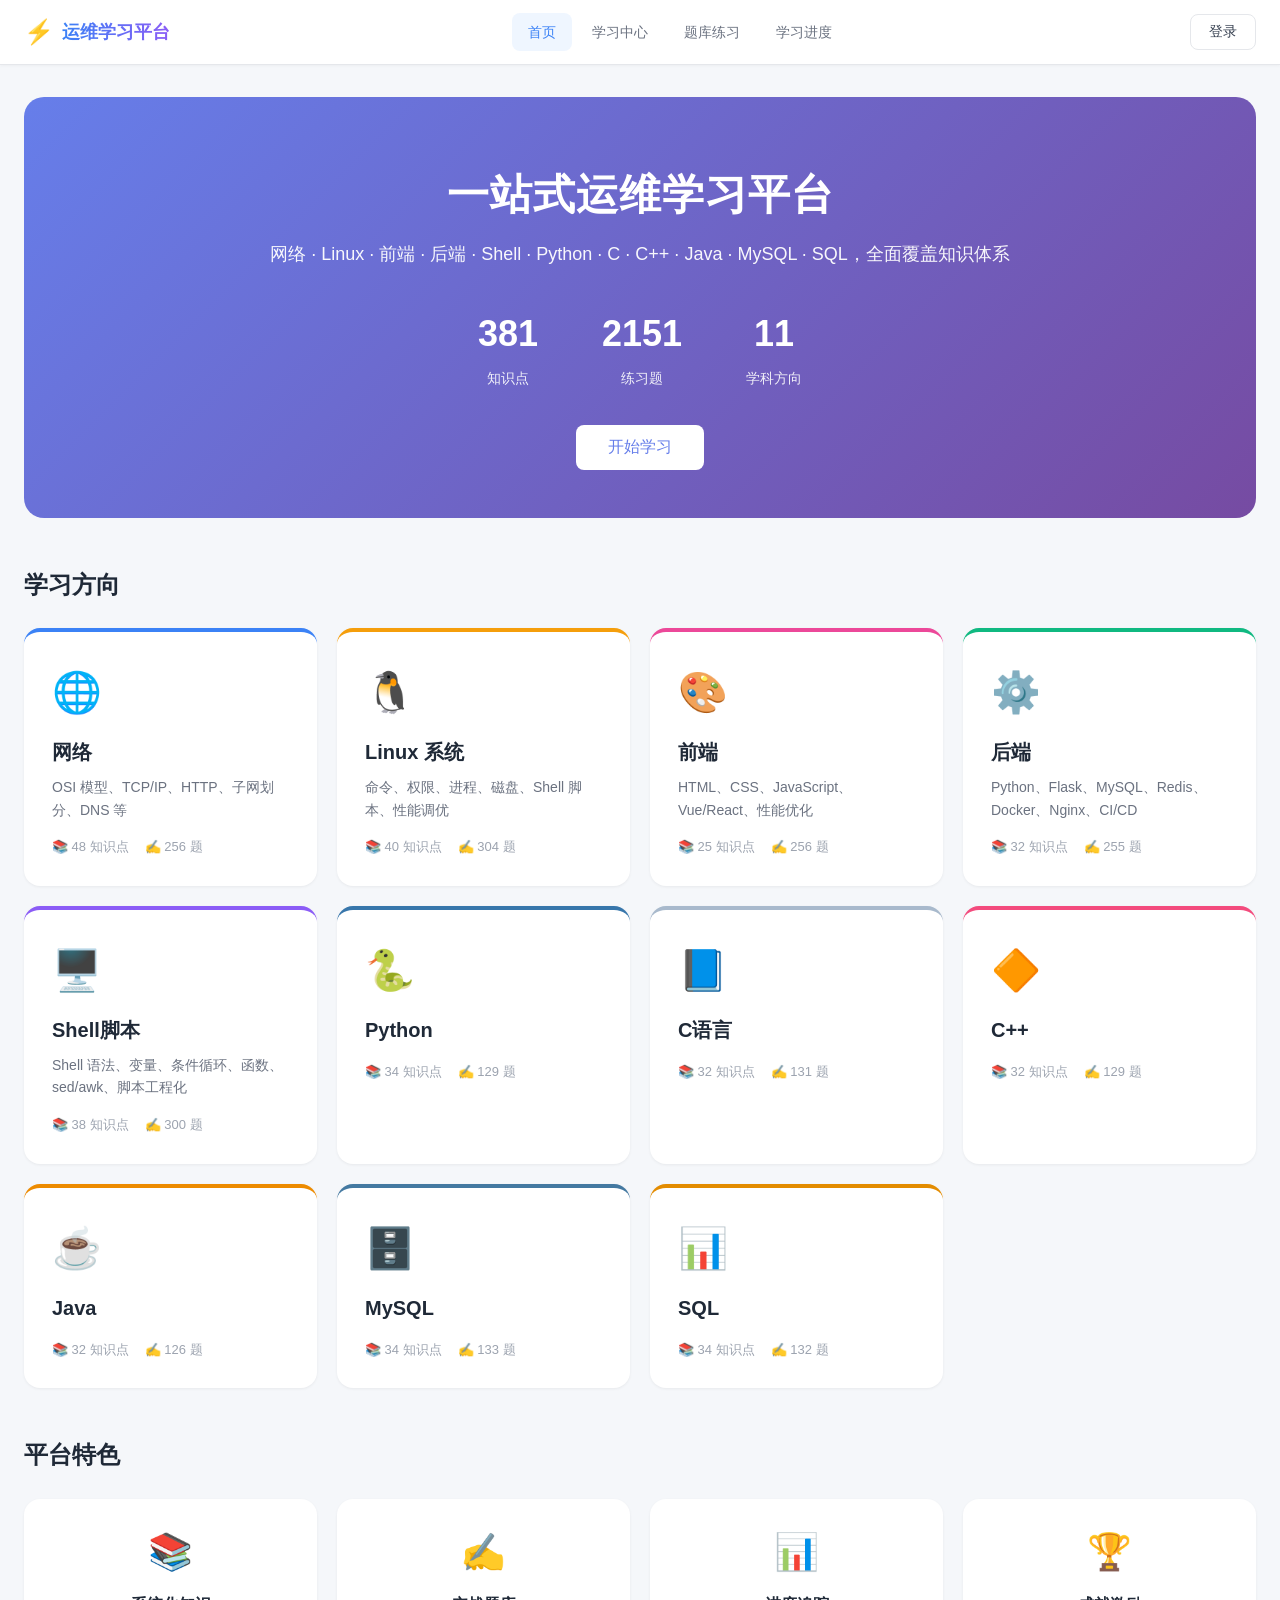
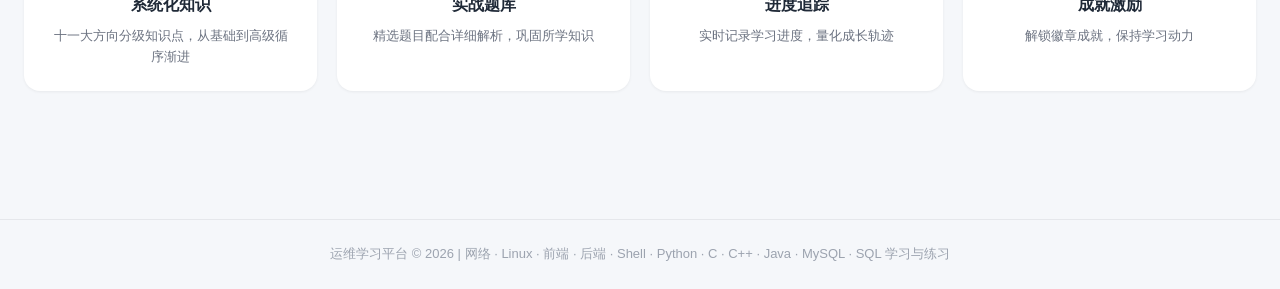
<file: index.html>
<!DOCTYPE html>
<html lang="zh-CN">
<head>
    <meta charset="UTF-8">
    <meta name="viewport" content="width=device-width, initial-scale=1.0">
    <title>运维学习平台 | Ops Learning</title>
    <link rel="stylesheet" href="styles.css?v=20">
</head>
<body>
    <!-- 顶部导航 -->
    <header class="header">
        <div class="header-inner">
            <div class="logo">
                <span class="logo-icon">⚡</span>
                <span class="logo-text">运维学习平台</span>
            </div>
            <nav class="nav">
                <a href="#" class="nav-item active" data-page="home">首页</a>
                <a href="#" class="nav-item" data-page="learn">学习中心</a>
                <a href="#" class="nav-item" data-page="quiz">题库练习</a>
                <a href="#" class="nav-item" data-page="progress">学习进度</a>
            </nav>
            <div class="user-area">
                <button class="btn btn-ghost" id="loginBtn">登录</button>
                <div class="user-info hidden" id="userInfo">
                    <span class="avatar" id="userAvatar">U</span>
                    <span class="username" id="userName">访客</span>
                    <button class="btn btn-text" id="logoutBtn">退出</button>
                </div>
            </div>
        </div>
    </header>

    <!-- 主内容区 -->
    <main class="main">
        <!-- 首页 -->
        <section class="page active" id="page-home">
            <div class="hero">
                <h1 class="hero-title">一站式运维学习平台</h1>
                <p class="hero-subtitle">网络 · Linux · 前端 · 后端 · Shell · Python · C · C++ · Java · MySQL · SQL，全面覆盖知识体系</p>
                <div class="hero-stats">
                    <div class="stat">
                        <div class="stat-num" id="statTopics">0</div>
                        <div class="stat-label">知识点</div>
                    </div>
                    <div class="stat">
                        <div class="stat-num" id="statQuestions">0</div>
                        <div class="stat-label">练习题</div>
                    </div>
                    <div class="stat">
                        <div class="stat-num">11</div>
                        <div class="stat-label">学科方向</div>
                    </div>
                </div>
                <button class="btn btn-primary btn-lg" id="startLearnBtn">开始学习</button>
            </div>

            <div class="section">
                <h2 class="section-title">学习方向</h2>
                <div class="category-grid" id="categoryGrid"></div>
            </div>

            <div class="section">
                <h2 class="section-title">平台特色</h2>
                <div class="feature-grid">
                    <div class="feature-card">
                        <div class="feature-icon">📚</div>
                        <h3>系统化知识</h3>
                        <p>十一大方向分级知识点，从基础到高级循序渐进</p>
                    </div>
                    <div class="feature-card">
                        <div class="feature-icon">✍️</div>
                        <h3>实战题库</h3>
                        <p>精选题目配合详细解析，巩固所学知识</p>
                    </div>
                    <div class="feature-card">
                        <div class="feature-icon">📊</div>
                        <h3>进度追踪</h3>
                        <p>实时记录学习进度，量化成长轨迹</p>
                    </div>
                    <div class="feature-card">
                        <div class="feature-icon">🏆</div>
                        <h3>成就激励</h3>
                        <p>解锁徽章成就，保持学习动力</p>
                    </div>
                </div>
            </div>
        </section>

        <!-- 学习中心 -->
        <section class="page" id="page-learn">
            <div class="page-header">
                <h1 class="page-title">学习中心</h1>
                <p class="page-desc">选择学科方向，浏览分级知识点</p>
            </div>
            <div class="learn-layout">
                <aside class="learn-sidebar">
                    <h3 class="sidebar-title">学科分类</h3>
                    <div class="category-tabs" id="learnTabs"></div>
                    <div class="filter-group">
                        <h4 class="filter-title">难度筛选</h4>
                        <label class="filter-item"><input type="radio" name="level" value="all" checked> 全部</label>
                        <label class="filter-item"><input type="radio" name="level" value="基础"> 基础</label>
                        <label class="filter-item"><input type="radio" name="level" value="进阶"> 进阶</label>
                        <label class="filter-item"><input type="radio" name="level" value="高级"> 高级</label>
                    </div>
                </aside>
                <div class="learn-content">
                    <div class="topic-list" id="topicList"></div>
                </div>
                <aside class="learn-detail" id="learnDetail">
                    <div class="empty-detail">
                        <div class="empty-icon">📖</div>
                        <p>点击左侧知识点查看详细内容</p>
                    </div>
                </aside>
            </div>
        </section>

        <!-- 题库练习 -->
        <section class="page" id="page-quiz">
            <div class="page-header">
                <h1 class="page-title">题库练习</h1>
                <p class="page-desc">选择学科开始练习，检验学习成果</p>
            </div>
            <div id="quizHome">
                <div class="quiz-category-grid" id="quizCategoryGrid"></div>
            </div>
            <div id="quizDifficulty" class="hidden">
                <button class="btn btn-text" id="diffBackBtn">← 返回学科</button>
                <div class="diff-panel" id="diffPanel"></div>
            </div>
            <div id="quizPlayer" class="hidden">
                <div class="quiz-header">
                    <button class="btn btn-text" id="quizBackBtn">← 返回</button>
                    <div class="quiz-progress">
                        <span id="quizCurrent">1</span> / <span id="quizTotal">10</span>
                        <span class="quiz-level-tag" id="quizLevelTag"></span>
                    </div>
                    <div class="quiz-score">
                        得分：<span id="quizScore">0</span>
                    </div>
                </div>
                <div class="quiz-progress-bar">
                    <div class="quiz-progress-fill" id="quizProgressFill"></div>
                </div>
                <div class="quiz-body" id="quizBody"></div>
                <div class="quiz-footer hidden" id="quizFooter">
                    <button class="btn btn-primary" id="quizNextBtn">下一题</button>
                </div>
            </div>
            <div id="quizResult" class="hidden">
                <div class="result-card">
                    <div class="result-emoji" id="resultEmoji">🎉</div>
                    <h2 class="result-title">练习完成！</h2>
                    <p class="result-sub" id="resultSub"></p>
                    <div class="result-score">
                        <span class="result-score-num" id="resultScore">0</span>
                        <span class="result-score-total">/ <span id="resultTotal">0</span></span>
                    </div>
                    <p class="result-msg" id="resultMsg"></p>
                    <div class="result-actions">
                        <button class="btn btn-primary" id="quizRetryBtn">再练一次</button>
                        <button class="btn btn-ghost" id="quizChangeLevelBtn">换个难度</button>
                        <button class="btn btn-ghost" id="quizHomeBtn">返回题库</button>
                    </div>
                </div>
            </div>
        </section>

        <!-- 学习进度 -->
        <section class="page" id="page-progress">
            <div class="page-header">
                <h1 class="page-title">学习进度</h1>
                <p class="page-desc">追踪你的学习足迹与成就</p>
            </div>
            <div class="progress-overview">
                <div class="progress-stat-card">
                    <div class="progress-stat-icon">📚</div>
                    <div class="progress-stat-info">
                        <div class="progress-stat-num" id="learnedCount">0</div>
                        <div class="progress-stat-label">已学知识点</div>
                    </div>
                </div>
                <div class="progress-stat-card">
                    <div class="progress-stat-icon">✍️</div>
                    <div class="progress-stat-info">
                        <div class="progress-stat-num" id="answeredCount">0</div>
                        <div class="progress-stat-label">已答题数</div>
                    </div>
                </div>
                <div class="progress-stat-card">
                    <div class="progress-stat-icon">🎯</div>
                    <div class="progress-stat-info">
                        <div class="progress-stat-num" id="correctRate">0%</div>
                        <div class="progress-stat-label">正确率</div>
                    </div>
                </div>
                <div class="progress-stat-card">
                    <div class="progress-stat-icon">🔥</div>
                    <div class="progress-stat-info">
                        <div class="progress-stat-num" id="streakDays">0</div>
                        <div class="progress-stat-label">连续学习(天)</div>
                    </div>
                </div>
            </div>

            <div class="section">
                <h2 class="section-title">各学科进度</h2>
                <div class="category-progress" id="categoryProgress"></div>
            </div>

            <div class="section">
                <h2 class="section-title">成就徽章</h2>
                <div class="badge-grid" id="badgeGrid"></div>
            </div>
        </section>
    </main>

    <!-- 登录弹窗 -->
    <div class="modal" id="loginModal">
        <div class="modal-content">
            <button class="modal-close" id="loginCloseBtn">×</button>
            <h2 class="modal-title">登录 / 注册</h2>
            <p class="modal-desc">登录后可同步学习进度</p>
            <form id="loginForm">
                <div class="form-group">
                    <label class="form-label">用户名</label>
                    <input type="text" class="form-input" id="loginUsername" placeholder="请输入用户名" required>
                </div>
                <div class="form-group">
                    <label class="form-label">密码</label>
                    <input type="password" class="form-input" id="loginPassword" placeholder="请输入密码" required>
                </div>
                <div class="form-error hidden" id="loginError"></div>
                <button type="submit" class="btn btn-primary btn-block">登录 / 注册</button>
            </form>
            <p class="modal-tip">提示：演示版，任意用户名密码即可登录</p>
        </div>
    </div>

    <!-- 知识点详情弹窗(移动端) -->
    <div class="modal" id="topicModal">
        <div class="modal-content modal-lg">
            <button class="modal-close" id="topicCloseBtn">×</button>
            <div id="topicModalBody"></div>
        </div>
    </div>

    <!-- Toast 提示 -->
    <div class="toast" id="toast"></div>

    <!-- 内容更新提示浮窗 -->
    <div class="update-banner" id="updateBanner">
        <div class="update-banner-title">✨ 发现内容更新</div>
        <div class="update-banner-msg" id="updateBannerMsg">有新的知识点和题目已上线，是否立即刷新？</div>
        <div class="update-banner-actions">
            <button class="btn-banner btn-banner-refresh" id="updateRefreshBtn">立即刷新</button>
            <button class="btn-banner btn-banner-later"   id="updateLaterBtn">稍后再说</button>
        </div>
    </div>

    <footer class="footer">
        <p>运维学习平台 © 2026 | 网络 · Linux · 前端 · 后端 · Shell · Python · C · C++ · Java · MySQL · SQL 学习与练习</p>
    </footer>

    <script src="data.js?v=20"></script>
    <script src="app.js?v=20"></script>
</body>
</html>
</file>
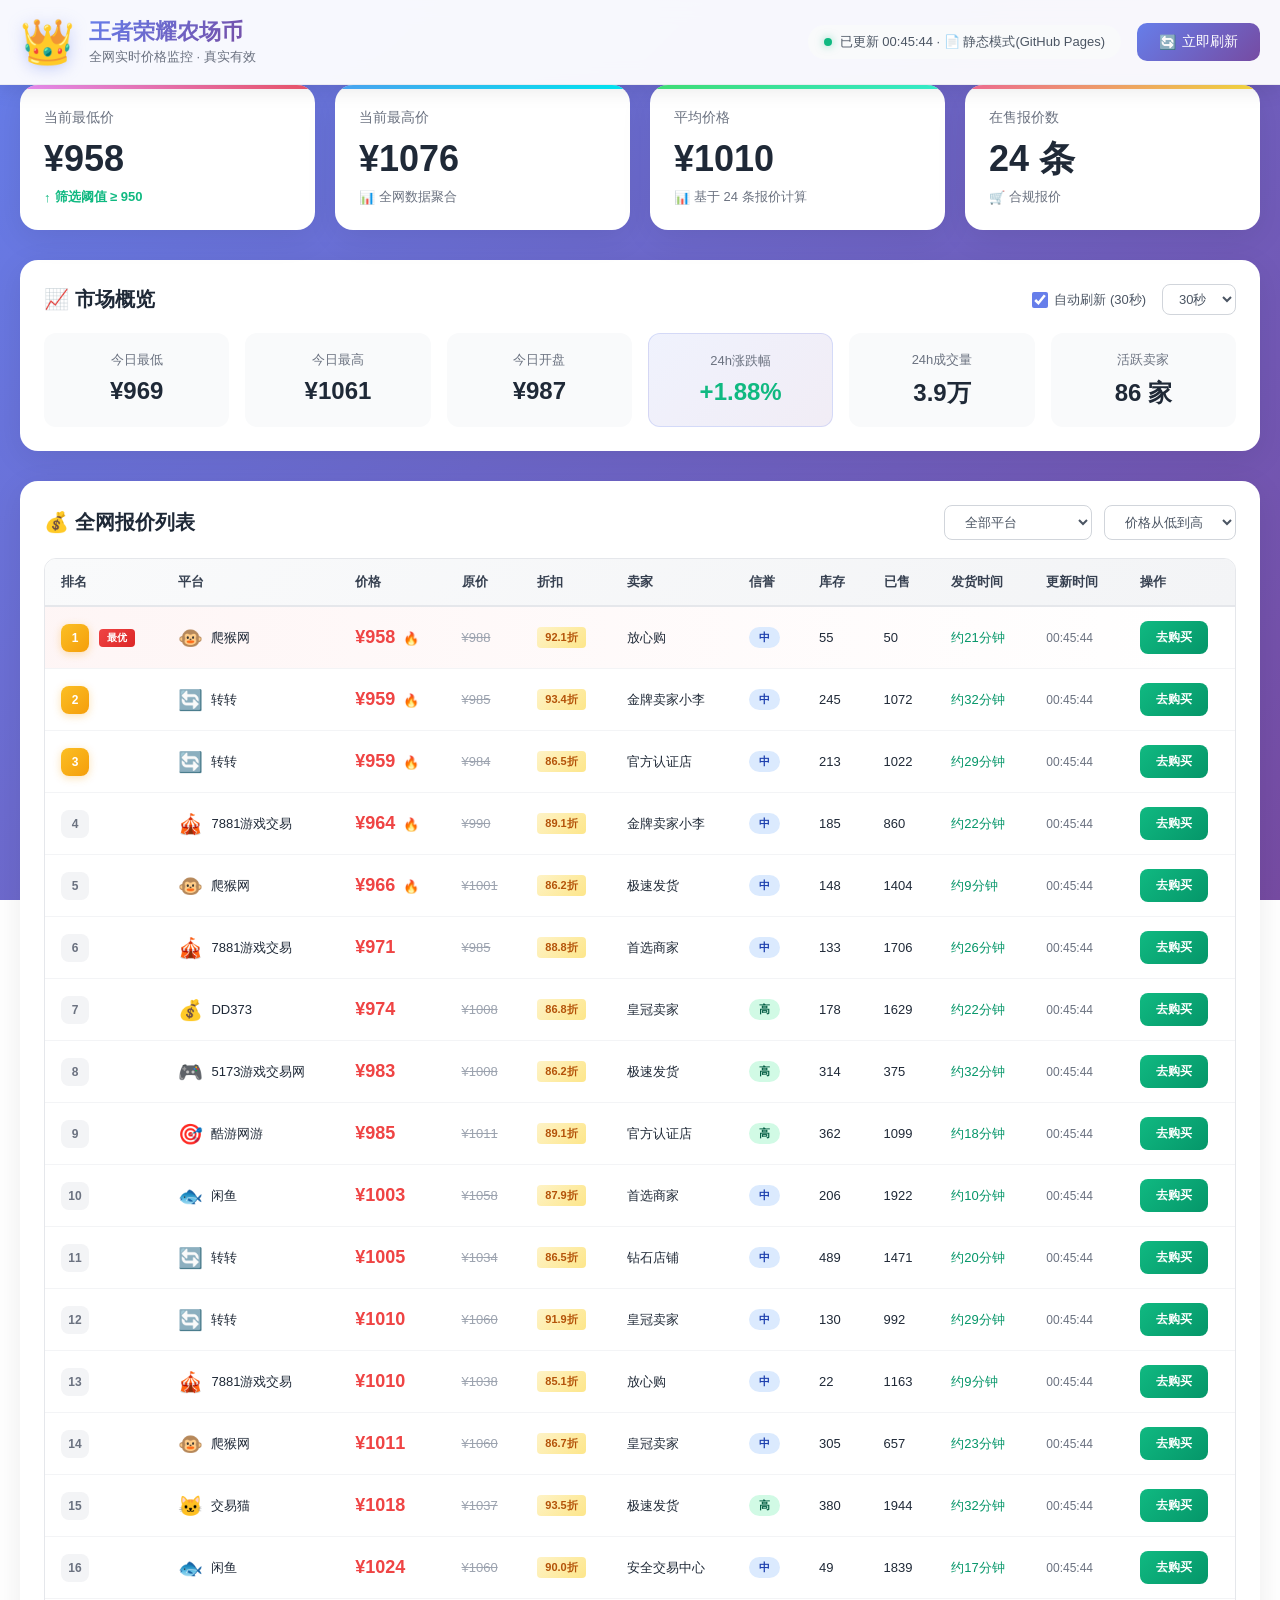
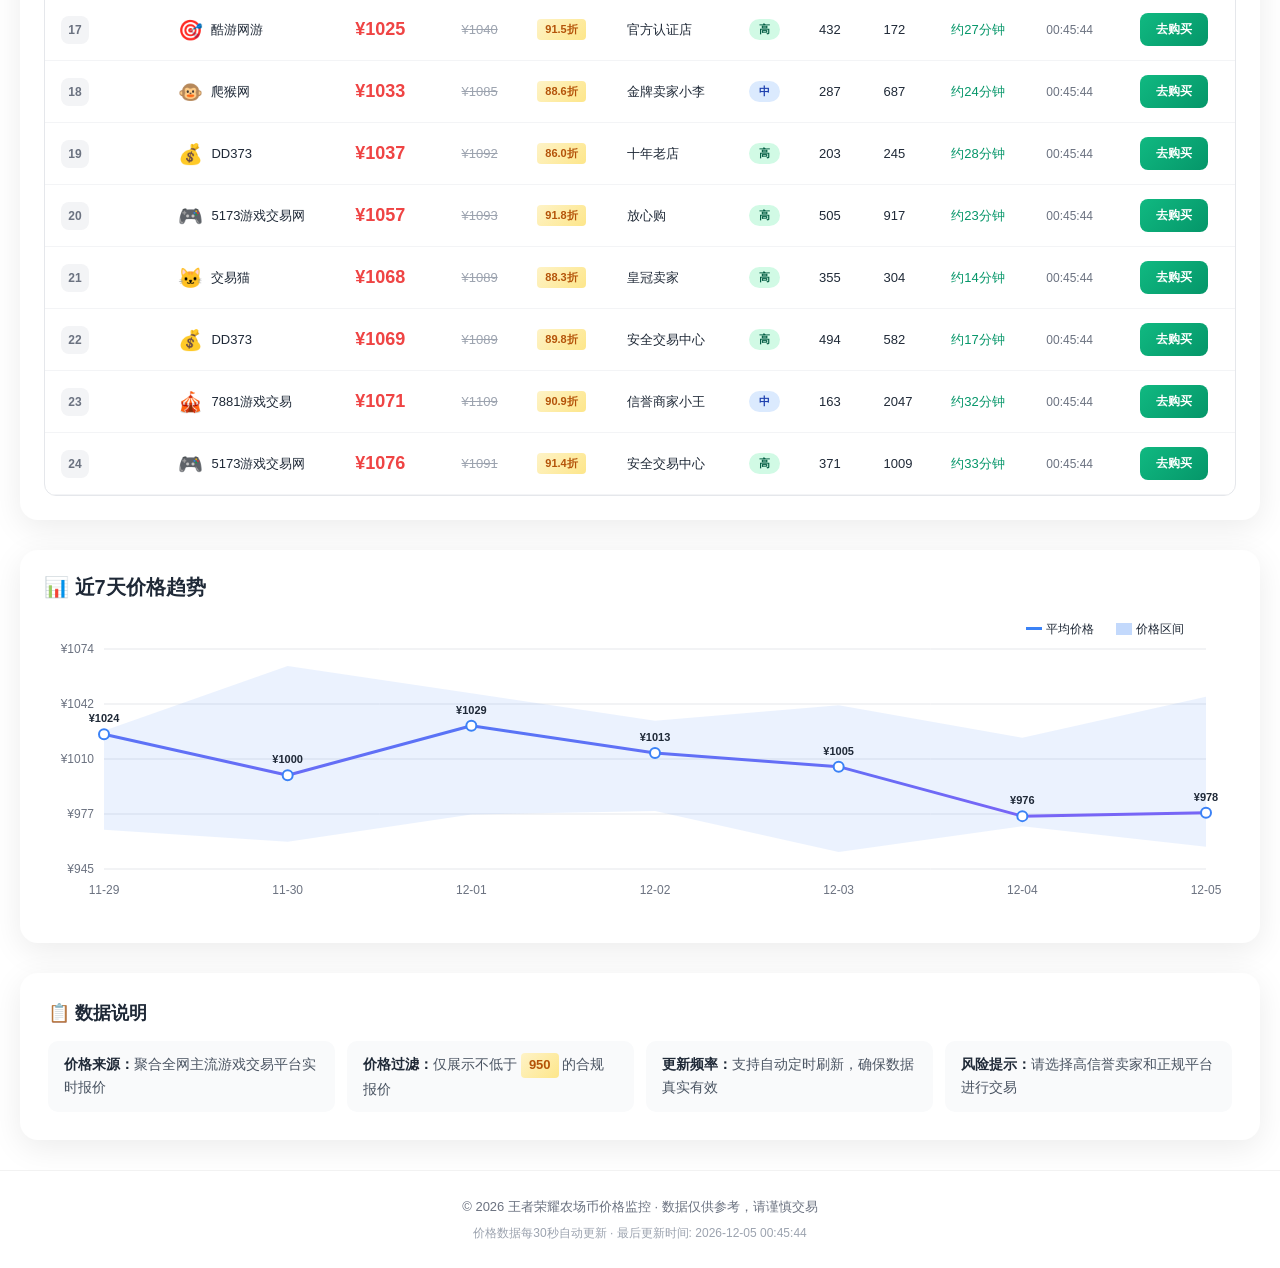
<file: docs/index.html>
<!DOCTYPE html>
<html lang="zh-CN">
<head>
  <meta charset="UTF-8">
  <meta name="viewport" content="width=device-width, initial-scale=1.0">
  <title>王者荣耀农场币 - 实时价格监控</title>
  <link rel="stylesheet" href="style.css">
</head>
<body>
  <!-- 顶部导航 -->
  <header class="header">
    <div class="container">
      <div class="logo">
        <span class="logo-icon">👑</span>
        <div>
          <h1>王者荣耀农场币</h1>
          <p class="subtitle">全网实时价格监控 · 真实有效</p>
        </div>
      </div>
      <div class="header-right">
        <div class="update-status" id="updateStatus">
          <span class="status-dot" id="statusDot"></span>
          <span id="updateText">等待更新...</span>
        </div>
        <button class="btn-refresh" id="btnRefresh" onclick="fetchPriceData()">
          <span id="refreshIcon">🔄</span> 立即刷新
        </button>
      </div>
    </div>
  </header>

  <!-- 主体内容 -->
  <main class="container">
    <!-- 统计卡片 -->
    <section class="stats-grid">
      <div class="stat-card gradient-1">
        <div class="stat-label">当前最低价</div>
        <div class="stat-value" id="statMinPrice">--</div>
        <div class="stat-change positive" id="statMinChange">
          <span>↑</span> 筛选阈值 ≥ 950
        </div>
      </div>
      <div class="stat-card gradient-2">
        <div class="stat-label">当前最高价</div>
        <div class="stat-value" id="statMaxPrice">--</div>
        <div class="stat-change">
          <span>📊</span> 全网数据聚合
        </div>
      </div>
      <div class="stat-card gradient-3">
        <div class="stat-label">平均价格</div>
        <div class="stat-value" id="statAvgPrice">--</div>
        <div class="stat-change" id="statAvgChange">
          <span>📈</span> 计算中...
        </div>
      </div>
      <div class="stat-card gradient-4">
        <div class="stat-label">在售报价数</div>
        <div class="stat-value" id="statCount">--</div>
        <div class="stat-change">
          <span>🛒</span> 合规报价
        </div>
      </div>
    </section>

    <!-- 市场概览 -->
    <section class="overview-section">
      <div class="section-header">
        <h2>📈 市场概览</h2>
        <div class="auto-refresh">
          <label>
            <input type="checkbox" id="autoRefresh" checked>
            <span>自动刷新 (30秒)</span>
          </label>
          <select id="refreshInterval" onchange="updateRefreshInterval()">
            <option value="10000">10秒</option>
            <option value="30000" selected>30秒</option>
            <option value="60000">60秒</option>
          </select>
        </div>
      </div>

      <div class="overview-cards">
        <div class="overview-card">
          <div class="overview-label">今日最低</div>
          <div class="overview-value" id="todayLow">--</div>
        </div>
        <div class="overview-card">
          <div class="overview-label">今日最高</div>
          <div class="overview-value" id="todayHigh">--</div>
        </div>
        <div class="overview-card">
          <div class="overview-label">今日开盘</div>
          <div class="overview-value" id="todayOpen">--</div>
        </div>
        <div class="overview-card highlight">
          <div class="overview-label">24h涨跌幅</div>
          <div class="overview-value" id="priceChange">--</div>
        </div>
        <div class="overview-card">
          <div class="overview-label">24h成交量</div>
          <div class="overview-value" id="volume24h">--</div>
        </div>
        <div class="overview-card">
          <div class="overview-label">活跃卖家</div>
          <div class="overview-value" id="activeSellers">--</div>
        </div>
      </div>
    </section>

    <!-- 价格列表 -->
    <section class="price-section">
      <div class="section-header">
        <h2>💰 全网报价列表</h2>
        <div class="filter-bar">
          <select id="platformFilter" onchange="renderPriceList()">
            <option value="">全部平台</option>
            <option value="交易猫">交易猫</option>
            <option value="5173游戏交易网">5173游戏交易网</option>
            <option value="闲鱼">闲鱼</option>
            <option value="转转">转转</option>
            <option value="DD373">DD373</option>
            <option value="爬猴网">爬猴网</option>
            <option value="酷游网游">酷游网游</option>
            <option value="7881游戏交易">7881游戏交易</option>
          </select>
          <select id="sortBy" onchange="renderPriceList()">
            <option value="price-asc">价格从低到高</option>
            <option value="price-desc">价格从高到低</option>
            <option value="sold-desc">销量优先</option>
            <option value="delivery-asc">发货最快</option>
          </select>
        </div>
      </div>

      <div class="price-table-container">
        <table class="price-table" id="priceTable">
          <thead>
            <tr>
              <th>排名</th>
              <th>平台</th>
              <th>价格</th>
              <th>原价</th>
              <th>折扣</th>
              <th>卖家</th>
              <th>信誉</th>
              <th>库存</th>
              <th>已售</th>
              <th>发货时间</th>
              <th>更新时间</th>
              <th>操作</th>
            </tr>
          </thead>
          <tbody id="priceTableBody">
            <tr>
              <td colspan="12" class="loading-cell">
                <div class="loading-spinner"></div>
                <p>正在加载全网价格数据...</p>
              </td>
            </tr>
          </tbody>
        </table>
      </div>
    </section>

    <!-- 7天历史趋势 -->
    <section class="history-section">
      <div class="section-header">
        <h2>📊 近7天价格趋势</h2>
      </div>
      <div class="chart-container" id="chartContainer">
        <canvas id="historyChart"></canvas>
      </div>
    </section>

    <!-- 数据说明 -->
    <section class="info-section">
      <div class="info-card">
        <h3>📋 数据说明</h3>
        <ul>
          <li><strong>价格来源：</strong>聚合全网主流游戏交易平台实时报价</li>
          <li><strong>价格过滤：</strong>仅展示不低于 <span class="highlight-text">950</span> 的合规报价</li>
          <li><strong>更新频率：</strong>支持自动定时刷新，确保数据真实有效</li>
          <li><strong>风险提示：</strong>请选择高信誉卖家和正规平台进行交易</li>
        </ul>
      </div>
    </section>
  </main>

  <!-- 页脚 -->
  <footer class="footer">
    <div class="container">
      <p>© 2026 王者荣耀农场币价格监控 · 数据仅供参考，请谨慎交易</p>
      <p class="footer-sub">价格数据每30秒自动更新 · 最后更新时间: <span id="footerTime">--</span></p>
    </div>
  </footer>

  <script src="app.js"></script>
</body>
</html>
</file>
<file: styles.css>
/* ============ 基础重置 ============ */
* { margin: 0; padding: 0; box-sizing: border-box; }
html { scroll-behavior: smooth; }
body {
    font-family: -apple-system, BlinkMacSystemFont, "Segoe UI", "PingFang SC", "Microsoft YaHei", sans-serif;
    background: #f5f7fa;
    color: #1f2937;
    line-height: 1.6;
    min-height: 100vh;
    display: flex;
    flex-direction: column;
}
a { text-decoration: none; color: inherit; }
button { cursor: pointer; font-family: inherit; border: none; background: none; }
input { font-family: inherit; }
.hidden { display: none !important; }

/* ============ 按钮 ============ */
.btn {
    padding: 8px 18px;
    border-radius: 8px;
    font-size: 14px;
    font-weight: 500;
    transition: all 0.2s;
    display: inline-flex;
    align-items: center;
    justify-content: center;
    gap: 6px;
}
.btn-primary { background: #3b82f6; color: #fff; }
.btn-primary:hover { background: #2563eb; transform: translateY(-1px); }
.btn-ghost { background: #fff; color: #374151; border: 1px solid #e5e7eb; }
.btn-ghost:hover { background: #f9fafb; border-color: #d1d5db; }
.btn-text { color: #6b7280; padding: 4px 8px; }
.btn-text:hover { color: #3b82f6; }
.btn-lg { padding: 12px 32px; font-size: 16px; }
.btn-block { width: 100%; padding: 12px; }
.btn:disabled { opacity: 0.5; cursor: not-allowed; }

/* ============ 顶部导航 ============ */
.header {
    background: #fff;
    border-bottom: 1px solid #e5e7eb;
    position: sticky;
    top: 0;
    z-index: 100;
    box-shadow: 0 1px 3px rgba(0,0,0,0.04);
}
.header-inner {
    max-width: 1280px;
    margin: 0 auto;
    padding: 0 24px;
    height: 64px;
    display: flex;
    align-items: center;
    justify-content: space-between;
    gap: 24px;
}
.logo { display: flex; align-items: center; gap: 8px; font-weight: 700; font-size: 18px; }
.logo-icon { font-size: 24px; }
.logo-text { background: linear-gradient(90deg, #3b82f6, #8b5cf6); -webkit-background-clip: text; background-clip: text; -webkit-text-fill-color: transparent; }
.nav { display: flex; gap: 4px; }
.nav-item {
    padding: 8px 16px;
    border-radius: 8px;
    color: #6b7280;
    font-size: 14px;
    font-weight: 500;
    transition: all 0.2s;
}
.nav-item:hover { background: #f3f4f6; color: #1f2937; }
.nav-item.active { background: #eff6ff; color: #3b82f6; }
.user-area { display: flex; align-items: center; gap: 8px; }
.user-info { display: flex; align-items: center; gap: 8px; }
.avatar {
    width: 32px; height: 32px;
    border-radius: 50%;
    background: linear-gradient(135deg, #3b82f6, #8b5cf6);
    color: #fff;
    display: flex; align-items: center; justify-content: center;
    font-weight: 600; font-size: 14px;
}
.username { font-size: 14px; color: #374151; font-weight: 500; }

/* ============ 主内容 ============ */
.main { flex: 1; max-width: 1280px; margin: 0 auto; width: 100%; padding: 32px 24px; }
.page { display: none; }
.page.active { display: block; }

/* ============ 首页 Hero ============ */
.hero {
    text-align: center;
    padding: 64px 24px 48px;
    background: linear-gradient(135deg, #667eea 0%, #764ba2 100%);
    border-radius: 20px;
    color: #fff;
    margin-bottom: 48px;
}
.hero-title { font-size: 42px; font-weight: 800; margin-bottom: 12px; letter-spacing: 1px; }
.hero-subtitle { font-size: 18px; opacity: 0.95; margin-bottom: 36px; }
.hero-stats { display: flex; justify-content: center; gap: 64px; margin-bottom: 36px; }
.stat-num { font-size: 36px; font-weight: 700; }
.stat-label { font-size: 14px; opacity: 0.9; margin-top: 4px; }
.hero .btn-primary { background: #fff; color: #667eea; }
.hero .btn-primary:hover { background: #f3f4f6; }

/* ============ 区块 ============ */
.section { margin-bottom: 48px; }
.section-title { font-size: 24px; font-weight: 700; margin-bottom: 24px; color: #1f2937; }

/* ============ 分类卡片 ============ */
.category-grid {
    display: grid;
    grid-template-columns: repeat(auto-fit, minmax(240px, 1fr));
    gap: 20px;
}
.category-card {
    background: #fff;
    border-radius: 16px;
    padding: 28px;
    box-shadow: 0 1px 3px rgba(0,0,0,0.06);
    transition: all 0.25s;
    cursor: pointer;
    border-top: 4px solid var(--cat-color);
}
.category-card:hover { transform: translateY(-4px); box-shadow: 0 12px 24px rgba(0,0,0,0.1); }
.category-icon { font-size: 40px; margin-bottom: 12px; }
.category-name { font-size: 20px; font-weight: 700; margin-bottom: 8px; }
.category-desc { color: #6b7280; font-size: 14px; margin-bottom: 16px; }
.category-meta { display: flex; gap: 16px; font-size: 13px; color: #9ca3af; }
.category-meta span { display: flex; align-items: center; gap: 4px; }

/* ============ 特色卡片 ============ */
.feature-grid {
    display: grid;
    grid-template-columns: repeat(auto-fit, minmax(220px, 1fr));
    gap: 20px;
}
.feature-card {
    background: #fff;
    border-radius: 16px;
    padding: 24px;
    text-align: center;
    box-shadow: 0 1px 3px rgba(0,0,0,0.06);
    transition: transform 0.2s;
}
.feature-card:hover { transform: translateY(-2px); }
.feature-icon { font-size: 36px; margin-bottom: 12px; }
.feature-card h3 { font-size: 16px; margin-bottom: 8px; }
.feature-card p { color: #6b7280; font-size: 13px; }

/* ============ 学习中心 ============ */
.page-header { margin-bottom: 24px; }
.page-title { font-size: 28px; font-weight: 700; }
.page-desc { color: #6b7280; margin-top: 4px; }
.learn-layout {
    display: grid;
    grid-template-columns: 240px 1fr 1.2fr;
    gap: 24px;
    align-items: start;
}
.learn-sidebar {
    background: #fff;
    border-radius: 16px;
    padding: 20px;
    position: sticky;
    top: 88px;
    box-shadow: 0 1px 3px rgba(0,0,0,0.06);
}
.sidebar-title { font-size: 14px; color: #9ca3af; margin-bottom: 12px; text-transform: uppercase; letter-spacing: 1px; }
.category-tabs { display: flex; flex-direction: column; gap: 4px; margin-bottom: 24px; }
.tab-item {
    padding: 10px 12px;
    border-radius: 8px;
    display: flex;
    align-items: center;
    gap: 8px;
    cursor: pointer;
    transition: all 0.2s;
    font-size: 14px;
    color: #4b5563;
}
.tab-item:hover { background: #f3f4f6; }
.tab-item.active { background: #eff6ff; color: #3b82f6; font-weight: 600; }
.tab-icon { font-size: 18px; }
.filter-group { border-top: 1px solid #f3f4f6; padding-top: 20px; }
.filter-title { font-size: 12px; color: #9ca3af; margin-bottom: 8px; text-transform: uppercase; letter-spacing: 1px; }
.filter-item { display: flex; align-items: center; gap: 6px; padding: 6px 8px; font-size: 14px; cursor: pointer; color: #4b5563; }
.filter-item:hover { background: #f9fafb; border-radius: 6px; }
.filter-item input { cursor: pointer; }

.learn-content { min-height: 400px; }
.topic-list { display: flex; flex-direction: column; gap: 12px; }
.topic-item {
    background: #fff;
    border-radius: 12px;
    padding: 16px 20px;
    box-shadow: 0 1px 3px rgba(0,0,0,0.06);
    cursor: pointer;
    transition: all 0.2s;
    border-left: 3px solid transparent;
}
.topic-item:hover { transform: translateX(4px); box-shadow: 0 4px 12px rgba(0,0,0,0.08); }
.topic-item.active { border-left-color: #3b82f6; background: #f0f7ff; }
.topic-item.learned::after { content: '✓'; color: #10b981; float: right; font-weight: 700; }
.topic-title { font-weight: 600; font-size: 15px; margin-bottom: 6px; }
.topic-meta { display: flex; gap: 8px; align-items: center; }
.level-badge {
    font-size: 11px;
    padding: 2px 8px;
    border-radius: 10px;
    font-weight: 600;
}
.level-badge.基础 { background: #dcfce7; color: #16a34a; }
.level-badge.进阶 { background: #fef3c7; color: #d97706; }
.level-badge.高级 { background: #fee2e2; color: #dc2626; }

.learn-detail {
    background: #fff;
    border-radius: 16px;
    padding: 28px;
    box-shadow: 0 1px 3px rgba(0,0,0,0.06);
    position: sticky;
    top: 88px;
    max-height: calc(100vh - 120px);
    overflow-y: auto;
}
.empty-detail { text-align: center; padding: 60px 20px; color: #9ca3af; }
.empty-icon { font-size: 48px; margin-bottom: 12px; opacity: 0.6; }
.detail-header { border-bottom: 1px solid #f3f4f6; padding-bottom: 16px; margin-bottom: 20px; }
.detail-title { font-size: 22px; font-weight: 700; margin-bottom: 8px; }
.detail-body { font-size: 14px; color: #374151; line-height: 1.8; }
.detail-body h3 { font-size: 16px; margin: 20px 0 10px; color: #1f2937; }
.detail-body pre {
    background: #1e293b;
    color: #e2e8f0;
    padding: 14px 16px;
    border-radius: 10px;
    overflow-x: auto;
    margin: 12px 0;
    font-size: 13px;
    line-height: 1.6;
    font-family: "JetBrains Mono", "Consolas", monospace;
}
.detail-body code { font-family: "JetBrains Mono", "Consolas", monospace; }
.detail-body strong { color: #1f2937; }
.detail-body ul, .detail-body ol { padding-left: 20px; margin: 8px 0; }
.detail-body li { margin: 4px 0; }
.detail-actions { margin-top: 24px; padding-top: 20px; border-top: 1px solid #f3f4f6; }
.mark-learned { width: 100%; }

/* 实战实例 */
.detail-example { margin-top: 20px; }
.example-header {
    font-size: 15px;
    font-weight: 600;
    color: #8b5cf6;
    margin-bottom: 10px;
    padding: 8px 14px;
    background: #f5f3ff;
    border-radius: 8px;
    border-left: 3px solid #8b5cf6;
}
.example-code {
    background: #1e293b;
    color: #e2e8f0;
    padding: 16px;
    border-radius: 10px;
    overflow-x: auto;
    font-size: 13px;
    line-height: 1.6;
    font-family: "JetBrains Mono", "Consolas", "Monaco", monospace;
}
.example-code code {
    font-family: inherit;
    white-space: pre;
}

/* ============ 题库 ============ */
.quiz-category-grid {
    display: grid;
    grid-template-columns: repeat(auto-fit, minmax(240px, 1fr));
    gap: 20px;
}
.quiz-category-card {
    background: #fff;
    border-radius: 16px;
    padding: 28px;
    box-shadow: 0 1px 3px rgba(0,0,0,0.06);
    cursor: pointer;
    transition: all 0.25s;
    border-top: 4px solid var(--cat-color);
}
.quiz-category-card:hover { transform: translateY(-4px); box-shadow: 0 12px 24px rgba(0,0,0,0.1); }
.quiz-category-card h3 { font-size: 20px; margin-bottom: 8px; display: flex; align-items: center; gap: 8px; }
.quiz-category-card p { color: #6b7280; font-size: 14px; margin-bottom: 16px; }
.quiz-category-meta { display: flex; justify-content: space-between; align-items: center; font-size: 13px; color: #9ca3af; }
.quiz-category-meta strong { color: #3b82f6; }

.quiz-header {
    display: flex;
    justify-content: space-between;
    align-items: center;
    margin-bottom: 16px;
}
.quiz-progress { font-size: 16px; font-weight: 600; color: #374151; }
.quiz-score { font-size: 14px; color: #6b7280; }
.quiz-score span { color: #3b82f6; font-weight: 700; }
.quiz-progress-bar { background: #e5e7eb; height: 6px; border-radius: 3px; overflow: hidden; margin-bottom: 28px; }
.quiz-progress-fill { background: linear-gradient(90deg, #3b82f6, #8b5cf6); height: 100%; width: 0; transition: width 0.3s; }

.quiz-body {
    background: #fff;
    border-radius: 16px;
    padding: 32px;
    box-shadow: 0 1px 3px rgba(0,0,0,0.06);
    min-height: 320px;
}
.quiz-question { font-size: 18px; font-weight: 600; margin-bottom: 24px; line-height: 1.6; }
.quiz-options { display: flex; flex-direction: column; gap: 12px; }
.quiz-option {
    padding: 14px 18px;
    border: 2px solid #e5e7eb;
    border-radius: 12px;
    cursor: pointer;
    transition: all 0.2s;
    font-size: 15px;
    display: flex;
    align-items: center;
    gap: 12px;
}
.quiz-option:hover { border-color: #93c5fd; background: #f0f7ff; }
.quiz-option.selected { border-color: #3b82f6; background: #eff6ff; }
.quiz-option.correct { border-color: #10b981; background: #d1fae5; color: #065f46; }
.quiz-option.wrong { border-color: #ef4444; background: #fee2e2; color: #991b1b; }
.option-label {
    width: 28px; height: 28px;
    border-radius: 50%;
    background: #f3f4f6;
    display: flex; align-items: center; justify-content: center;
    font-weight: 600; font-size: 13px;
    flex-shrink: 0;
}
.quiz-option.correct .option-label { background: #10b981; color: #fff; }
.quiz-option.wrong .option-label { background: #ef4444; color: #fff; }
.quiz-explain {
    margin-top: 20px;
    padding: 16px;
    background: #fefce8;
    border-left: 4px solid #facc15;
    border-radius: 8px;
    font-size: 14px;
    line-height: 1.7;
}
.quiz-explain-title { font-weight: 700; margin-bottom: 4px; color: #92400e; }
.quiz-footer { margin-top: 24px; text-align: right; }

/* 结果页 */
.result-card {
    background: #fff;
    border-radius: 20px;
    padding: 48px 32px;
    text-align: center;
    box-shadow: 0 1px 3px rgba(0,0,0,0.06);
    max-width: 540px;
    margin: 40px auto;
}
.result-emoji { font-size: 72px; margin-bottom: 12px; }
.result-title { font-size: 24px; font-weight: 700; margin-bottom: 24px; }
.result-score { margin-bottom: 16px; }
.result-score-num { font-size: 56px; font-weight: 800; color: #3b82f6; }
.result-score-total { font-size: 24px; color: #9ca3af; }
.result-msg { color: #6b7280; margin-bottom: 28px; font-size: 15px; }
.result-actions { display: flex; gap: 12px; justify-content: center; flex-wrap: wrap; }
.result-sub { color: #6b7280; font-size: 14px; margin-bottom: 16px; }

/* ============ 难度选择 ============ */
.diff-panel { margin-top: 16px; }
.diff-header { text-align: center; margin-bottom: 28px; }
.diff-header h2 { font-size: 24px; font-weight: 700; margin-bottom: 8px; }
.diff-header p { color: #6b7280; font-size: 14px; }
.diff-grid {
    display: grid;
    grid-template-columns: repeat(auto-fit, minmax(200px, 1fr));
    gap: 20px;
    max-width: 920px;
    margin: 0 auto;
}
.diff-card {
    background: #fff;
    border-radius: 16px;
    padding: 28px 20px;
    text-align: center;
    box-shadow: 0 1px 3px rgba(0,0,0,0.06);
    cursor: pointer;
    transition: all 0.25s;
    border-top: 4px solid #e5e7eb;
}
.diff-card:hover { transform: translateY(-4px); box-shadow: 0 12px 24px rgba(0,0,0,0.1); }
.diff-icon { font-size: 36px; margin-bottom: 10px; }
.diff-name { font-size: 18px; font-weight: 700; margin-bottom: 6px; }
.diff-count { font-size: 13px; color: #9ca3af; margin-bottom: 8px; }
.diff-desc { font-size: 12px; color: #6b7280; line-height: 1.5; }
.diff-基础 { border-top-color: #10b981; }
.diff-进阶 { border-top-color: #f59e0b; }
.diff-高级 { border-top-color: #ef4444; }
.diff-all { border-top-color: #8b5cf6; }

/* 学科卡片上的难度统计 */
.quiz-level-stats { display: flex; gap: 6px; flex-wrap: wrap; margin-bottom: 14px; }
.qls-item { font-size: 12px; padding: 2px 8px; border-radius: 10px; font-weight: 600; }
.qls-基础 { background: #d1fae5; color: #065f46; }
.qls-进阶 { background: #fef3c7; color: #92400e; }
.qls-高级 { background: #fee2e2; color: #991b1b; }

/* 答题页的难度标签 */
.quiz-level-tag {
    display: inline-block;
    margin-left: 10px;
    padding: 2px 10px;
    border-radius: 10px;
    font-size: 12px;
    font-weight: 600;
    background: #f3f4f6;
    color: #6b7280;
}
.quiz-level-tag.qlt-基础 { background: #d1fae5; color: #065f46; }
.quiz-level-tag.qlt-进阶 { background: #fef3c7; color: #92400e; }
.quiz-level-tag.qlt-高级 { background: #fee2e2; color: #991b1b; }

/* ============ 进度页 ============ */
.progress-overview {
    display: grid;
    grid-template-columns: repeat(auto-fit, minmax(220px, 1fr));
    gap: 20px;
    margin-bottom: 40px;
}
.progress-stat-card {
    background: #fff;
    border-radius: 16px;
    padding: 24px;
    display: flex;
    align-items: center;
    gap: 16px;
    box-shadow: 0 1px 3px rgba(0,0,0,0.06);
}
.progress-stat-icon { font-size: 36px; }
.progress-stat-num { font-size: 28px; font-weight: 700; color: #1f2937; }
.progress-stat-label { font-size: 13px; color: #9ca3af; }

.category-progress { display: flex; flex-direction: column; gap: 16px; }
.cp-item {
    background: #fff;
    border-radius: 12px;
    padding: 20px;
    box-shadow: 0 1px 3px rgba(0,0,0,0.06);
}
.cp-header { display: flex; justify-content: space-between; align-items: center; margin-bottom: 12px; }
.cp-name { font-weight: 600; display: flex; align-items: center; gap: 8px; }
.cp-percent { font-weight: 700; color: #3b82f6; }
.cp-bar { background: #e5e7eb; height: 8px; border-radius: 4px; overflow: hidden; margin-bottom: 8px; }
.cp-bar-fill { height: 100%; border-radius: 4px; transition: width 0.5s; }
.cp-detail { font-size: 13px; color: #9ca3af; }

/* 徽章 */
.badge-grid {
    display: grid;
    grid-template-columns: repeat(auto-fit, minmax(150px, 1fr));
    gap: 16px;
}
.badge {
    background: #fff;
    border-radius: 16px;
    padding: 24px 16px;
    text-align: center;
    box-shadow: 0 1px 3px rgba(0,0,0,0.06);
    transition: transform 0.2s;
    opacity: 0.5;
    filter: grayscale(1);
}
.badge.unlocked { opacity: 1; filter: none; }
.badge.unlocked:hover { transform: translateY(-4px); }
.badge-icon { font-size: 40px; margin-bottom: 8px; }
.badge-name { font-weight: 600; font-size: 14px; margin-bottom: 4px; }
.badge-desc { font-size: 12px; color: #9ca3af; }

/* ============ 弹窗 ============ */
.modal {
    display: none;
    position: fixed;
    inset: 0;
    background: rgba(0,0,0,0.5);
    z-index: 1000;
    align-items: center;
    justify-content: center;
    padding: 20px;
}
.modal.active { display: flex; }
.modal-content {
    background: #fff;
    border-radius: 20px;
    padding: 32px;
    max-width: 420px;
    width: 100%;
    position: relative;
    animation: modalIn 0.25s ease;
}
.modal-lg { max-width: 760px; max-height: 88vh; overflow-y: auto; }
@keyframes modalIn { from { opacity: 0; transform: scale(0.95); } to { opacity: 1; transform: scale(1); } }
.modal-close {
    position: absolute;
    top: 16px; right: 20px;
    font-size: 24px;
    color: #9ca3af;
    width: 32px; height: 32px;
    border-radius: 50%;
    display: flex; align-items: center; justify-content: center;
}
.modal-close:hover { background: #f3f4f6; color: #1f2937; }
.modal-title { font-size: 22px; font-weight: 700; margin-bottom: 4px; }
.modal-desc { color: #6b7280; font-size: 14px; margin-bottom: 24px; }
.modal-tip { font-size: 12px; color: #9ca3af; margin-top: 16px; text-align: center; }

.form-group { margin-bottom: 16px; }
.form-label { display: block; font-size: 14px; font-weight: 500; margin-bottom: 6px; color: #374151; }
.form-input {
    width: 100%;
    padding: 10px 14px;
    border: 1px solid #e5e7eb;
    border-radius: 8px;
    font-size: 14px;
    transition: border 0.2s;
}
.form-input:focus { outline: none; border-color: #3b82f6; box-shadow: 0 0 0 3px rgba(59,130,246,0.1); }
.form-error { background: #fee2e2; color: #991b1b; padding: 10px 14px; border-radius: 8px; font-size: 13px; margin-bottom: 16px; }

/* ============ Toast ============ */
.toast {
    position: fixed;
    bottom: 32px;
    left: 50%;
    transform: translateX(-50%) translateY(100px);
    background: #1f2937;
    color: #fff;
    padding: 12px 24px;
    border-radius: 10px;
    font-size: 14px;
    box-shadow: 0 8px 24px rgba(0,0,0,0.2);
    z-index: 2000;
    transition: transform 0.3s, opacity 0.3s;
    opacity: 0;
}
.toast.show { transform: translateX(-50%) translateY(0); opacity: 1; }
.toast.success { background: #10b981; }
.toast.error { background: #ef4444; }

/* ============ 页脚 ============ */
.footer {
    text-align: center;
    padding: 24px;
    color: #9ca3af;
    font-size: 13px;
    border-top: 1px solid #e5e7eb;
    margin-top: 48px;
}

/* ============ 响应式 ============ */
@media (max-width: 1024px) {
    .learn-layout { grid-template-columns: 200px 1fr; }
    .learn-detail { display: none; }
    .hero-title { font-size: 32px; }
    .hero-stats { gap: 32px; }
}
@media (max-width: 768px) {
    .header-inner { padding: 0 16px; gap: 12px; }
    .logo-text { display: none; }
    .nav { gap: 0; }
    .nav-item { padding: 6px 10px; font-size: 13px; }
    .main { padding: 20px 16px; }
    .hero { padding: 40px 16px 32px; }
    .hero-title { font-size: 26px; }
    .hero-subtitle { font-size: 14px; }
    .hero-stats { gap: 20px; flex-wrap: wrap; }
    .stat-num { font-size: 26px; }
    .learn-layout { grid-template-columns: 1fr; }
    .learn-sidebar { position: static; }
    .category-tabs { flex-direction: row; flex-wrap: wrap; }
    .tab-item { flex: 1; min-width: 80px; justify-content: center; }
    .filter-group { display: none; }
    .quiz-body { padding: 20px; }
    .quiz-question { font-size: 16px; }
    .progress-overview { grid-template-columns: 1fr 1fr; }
}

/* ============ Markdown 渲染辅助 ============ */
.detail-body p { margin: 8px 0; }
.detail-body h1, .detail-body h2 { font-size: 18px; margin: 16px 0 10px; }

/* ============ 内容更新提示浮窗 ============ */
.update-banner {
    position: fixed;
    top: 70px;
    right: 20px;
    background: linear-gradient(135deg, #10b981, #059669);
    color: #fff;
    padding: 12px 18px;
    border-radius: 10px;
    box-shadow: 0 8px 24px rgba(16, 185, 129, 0.3);
    z-index: 9999;
    max-width: 320px;
    display: none;
    animation: bannerSlideIn 0.35s ease-out;
}
@keyframes bannerSlideIn {
    from { transform: translateX(120%); opacity: 0; }
    to   { transform: translateX(0);     opacity: 1; }
}
.update-banner.show { display: block; }
.update-banner-title { font-weight: 600; font-size: 15px; margin-bottom: 4px; }
.update-banner-msg   { font-size: 13px; opacity: 0.92; margin-bottom: 10px; }
.update-banner-actions { display: flex; gap: 8px; }
.update-banner .btn-banner {
    padding: 6px 12px;
    border-radius: 6px;
    font-size: 12px;
    font-weight: 500;
    transition: all 0.18s;
}
.btn-banner-refresh { background: #fff; color: #059669; }
.btn-banner-refresh:hover { transform: translateY(-1px); }
.btn-banner-later   { background: rgba(255,255,255,0.18); color: #fff; }
.btn-banner-later:hover { background: rgba(255,255,255,0.28); }
</file>
<file: docs/style.css>
/* ============ 重置与基础样式 ============ */
* {
  margin: 0;
  padding: 0;
  box-sizing: border-box;
}

body {
  font-family: -apple-system, BlinkMacSystemFont, 'Segoe UI', 'PingFang SC', 'Hiragino Sans GB', 'Microsoft YaHei', sans-serif;
  background: linear-gradient(135deg, #667eea 0%, #764ba2 100%);
  background-attachment: fixed;
  min-height: 100vh;
  color: #1f2937;
}

.container {
  max-width: 1400px;
  margin: 0 auto;
  padding: 0 20px;
}

/* ============ 旋转动画 ============ */
@keyframes spin {
  from { transform: rotate(0deg); }
  to { transform: rotate(360deg); }
}

@keyframes pulse {
  0%, 100% { opacity: 1; }
  50% { opacity: 0.5; }
}

/* ============ 顶部导航 ============ */
.header {
  background: rgba(255, 255, 255, 0.95);
  backdrop-filter: blur(10px);
  box-shadow: 0 4px 20px rgba(0, 0, 0, 0.1);
  position: sticky;
  top: 0;
  z-index: 100;
  border-bottom: 1px solid rgba(0, 0, 0, 0.05);
}

.header .container {
  display: flex;
  justify-content: space-between;
  align-items: center;
  padding: 16px 20px;
  flex-wrap: wrap;
  gap: 16px;
}

.logo {
  display: flex;
  align-items: center;
  gap: 14px;
}

.logo-icon {
  font-size: 44px;
  filter: drop-shadow(0 2px 8px rgba(102, 126, 234, 0.4));
}

.logo h1 {
  font-size: 22px;
  font-weight: 700;
  background: linear-gradient(135deg, #667eea 0%, #764ba2 100%);
  -webkit-background-clip: text;
  -webkit-text-fill-color: transparent;
  background-clip: text;
  line-height: 1.3;
}

.subtitle {
  font-size: 13px;
  color: #6b7280;
  margin-top: 2px;
}

.header-right {
  display: flex;
  align-items: center;
  gap: 16px;
  flex-wrap: wrap;
}

.update-status {
  display: flex;
  align-items: center;
  gap: 8px;
  padding: 8px 16px;
  background: #f9fafb;
  border-radius: 20px;
  font-size: 13px;
  color: #4b5563;
}

.status-dot {
  width: 8px;
  height: 8px;
  border-radius: 50%;
  display: inline-block;
}

.status-success {
  background: #10b981;
  box-shadow: 0 0 8px rgba(16, 185, 129, 0.5);
}

.status-error {
  background: #ef4444;
  box-shadow: 0 0 8px rgba(239, 68, 68, 0.5);
}

.status-pending {
  background: #f59e0b;
  animation: pulse 1.5s infinite;
}

.btn-refresh {
  padding: 10px 22px;
  background: linear-gradient(135deg, #667eea 0%, #764ba2 100%);
  color: white;
  border: none;
  border-radius: 10px;
  font-size: 14px;
  font-weight: 500;
  cursor: pointer;
  transition: all 0.3s ease;
  display: flex;
  align-items: center;
  gap: 6px;
}

.btn-refresh:hover {
  transform: translateY(-2px);
  box-shadow: 0 6px 20px rgba(102, 126, 234, 0.4);
}

.btn-refresh:active {
  transform: translateY(0);
}

/* ============ 主体内容 ============ */
main {
  padding: 30px 20px 60px;
}

/* ============ 统计卡片 ============ */
.stats-grid {
  display: grid;
  grid-template-columns: repeat(auto-fit, minmax(240px, 1fr));
  gap: 20px;
  margin-bottom: 30px;
}

.stat-card {
  background: white;
  border-radius: 18px;
  padding: 24px;
  box-shadow: 0 8px 32px rgba(0, 0, 0, 0.08);
  position: relative;
  overflow: hidden;
  transition: transform 0.3s ease, box-shadow 0.3s ease;
}

.stat-card::before {
  content: '';
  position: absolute;
  top: 0;
  left: 0;
  right: 0;
  height: 4px;
}

.gradient-1::before { background: linear-gradient(90deg, #f093fb 0%, #f5576c 100%); }
.gradient-2::before { background: linear-gradient(90deg, #4facfe 0%, #00f2fe 100%); }
.gradient-3::before { background: linear-gradient(90deg, #43e97b 0%, #38f9d7 100%); }
.gradient-4::before { background: linear-gradient(90deg, #fa709a 0%, #fee140 100%); }

.stat-card:hover {
  transform: translateY(-4px);
  box-shadow: 0 12px 40px rgba(0, 0, 0, 0.12);
}

.stat-label {
  font-size: 14px;
  color: #6b7280;
  font-weight: 500;
  margin-bottom: 10px;
}

.stat-value {
  font-size: 36px;
  font-weight: 700;
  color: #1f2937;
  line-height: 1.2;
  margin-bottom: 8px;
}

.stat-change {
  font-size: 13px;
  color: #6b7280;
  display: flex;
  align-items: center;
  gap: 4px;
}

.stat-change.positive {
  color: #10b981;
  font-weight: 600;
}

.stat-change.positive span {
  font-weight: bold;
}

/* ============ Section Header ============ */
.section-header {
  display: flex;
  justify-content: space-between;
  align-items: center;
  margin-bottom: 18px;
  flex-wrap: wrap;
  gap: 12px;
}

.section-header h2 {
  font-size: 20px;
  font-weight: 600;
  color: #1f2937;
}

/* ============ 市场概览 ============ */
.overview-section {
  background: white;
  border-radius: 18px;
  padding: 24px;
  margin-bottom: 30px;
  box-shadow: 0 8px 32px rgba(0, 0, 0, 0.08);
}

.auto-refresh {
  display: flex;
  align-items: center;
  gap: 16px;
  font-size: 13px;
}

.auto-refresh label {
  display: flex;
  align-items: center;
  gap: 6px;
  color: #4b5563;
  cursor: pointer;
}

.auto-refresh input[type="checkbox"] {
  width: 16px;
  height: 16px;
  cursor: pointer;
  accent-color: #667eea;
}

.auto-refresh select {
  padding: 6px 12px;
  border: 1px solid #d1d5db;
  border-radius: 8px;
  background: white;
  font-size: 13px;
  color: #4b5563;
  cursor: pointer;
}

.overview-cards {
  display: grid;
  grid-template-columns: repeat(auto-fit, minmax(160px, 1fr));
  gap: 16px;
}

.overview-card {
  background: #f9fafb;
  border-radius: 12px;
  padding: 18px;
  text-align: center;
  transition: all 0.3s ease;
}

.overview-card:hover {
  background: #f3f4f6;
  transform: translateY(-2px);
}

.overview-card.highlight {
  background: linear-gradient(135deg, rgba(102, 126, 234, 0.1) 0%, rgba(118, 75, 162, 0.1) 100%);
  border: 1px solid rgba(102, 126, 234, 0.2);
}

.overview-label {
  font-size: 13px;
  color: #6b7280;
  margin-bottom: 8px;
}

.overview-value {
  font-size: 24px;
  font-weight: 700;
  color: #1f2937;
}

.overview-value.positive {
  color: #10b981;
}

.overview-value.negative {
  color: #ef4444;
}

/* ============ 价格列表 ============ */
.price-section {
  background: white;
  border-radius: 18px;
  padding: 24px;
  margin-bottom: 30px;
  box-shadow: 0 8px 32px rgba(0, 0, 0, 0.08);
}

.filter-bar {
  display: flex;
  gap: 12px;
  flex-wrap: wrap;
}

.filter-bar select {
  padding: 8px 16px;
  border: 1px solid #d1d5db;
  border-radius: 8px;
  background: white;
  font-size: 13px;
  color: #4b5563;
  cursor: pointer;
  transition: border-color 0.2s;
}

.filter-bar select:hover,
.filter-bar select:focus {
  border-color: #667eea;
  outline: none;
}

.price-table-container {
  overflow-x: auto;
  border-radius: 12px;
  border: 1px solid #e5e7eb;
}

.price-table {
  width: 100%;
  border-collapse: collapse;
  min-width: 1100px;
}

.price-table thead {
  background: linear-gradient(135deg, #f9fafb 0%, #f3f4f6 100%);
}

.price-table th {
  padding: 14px 16px;
  text-align: left;
  font-size: 13px;
  font-weight: 600;
  color: #374151;
  border-bottom: 2px solid #e5e7eb;
  white-space: nowrap;
}

.price-table td {
  padding: 14px 16px;
  font-size: 13px;
  color: #4b5563;
  border-bottom: 1px solid #f3f4f6;
  vertical-align: middle;
}

.price-table tbody tr {
  transition: background 0.2s;
}

.price-table tbody tr:hover {
  background: #f9fafb;
}

.price-table tbody tr.best-price-row {
  background: linear-gradient(90deg, rgba(239, 68, 68, 0.05) 0%, transparent 100%);
}

.price-table tbody tr.best-price-row:hover {
  background: linear-gradient(90deg, rgba(239, 68, 68, 0.08) 0%, rgba(239, 68, 68, 0.03) 100%);
}

/* 排名徽章 */
.rank-badge {
  display: inline-flex;
  align-items: center;
  justify-content: center;
  width: 28px;
  height: 28px;
  border-radius: 8px;
  background: #f3f4f6;
  color: #6b7280;
  font-weight: 600;
  font-size: 12px;
  margin-right: 6px;
}

.rank-badge.rank-top {
  background: linear-gradient(135deg, #fbbf24 0%, #f59e0b 100%);
  color: white;
  box-shadow: 0 2px 8px rgba(245, 158, 11, 0.3);
}

.best-tag {
  display: inline-block;
  padding: 2px 8px;
  background: linear-gradient(135deg, #ef4444 0%, #dc2626 100%);
  color: white;
  font-size: 10px;
  border-radius: 4px;
  font-weight: 600;
  vertical-align: middle;
}

/* 平台信息 */
.platform-cell {
  display: flex;
  align-items: center;
  gap: 8px;
}

.platform-icon {
  font-size: 20px;
}

.platform-name {
  font-weight: 500;
  color: #1f2937;
}

/* 价格 */
.price-cell {
  position: relative;
}

.current-price {
  font-size: 18px;
  font-weight: 700;
  color: #ef4444;
}

.hot-tag {
  margin-left: 4px;
}

.original-price {
  text-decoration: line-through;
  color: #9ca3af;
  font-size: 13px;
}

.discount-badge {
  display: inline-block;
  padding: 3px 8px;
  background: linear-gradient(135deg, #fef3c7 0%, #fde68a 100%);
  color: #b45309;
  font-size: 11px;
  border-radius: 4px;
  font-weight: 600;
}

/* 卖家 */
.seller-name {
  color: #1f2937;
  font-weight: 500;
}

/* 信誉 */
.trust-badge {
  display: inline-block;
  padding: 3px 10px;
  border-radius: 12px;
  font-size: 11px;
  font-weight: 600;
}

.trust-high {
  background: #d1fae5;
  color: #065f46;
}

.trust-mid {
  background: #dbeafe;
  color: #1e40af;
}

/* 库存/已售 */
.stock-num,
.sold-num {
  font-weight: 500;
  color: #1f2937;
}

/* 发货时间 */
.delivery-time {
  color: #059669;
  font-weight: 500;
}

/* 更新时间 */
.update-time {
  color: #6b7280;
  font-size: 12px;
}

/* 购买按钮 */
.btn-buy {
  padding: 8px 16px;
  background: linear-gradient(135deg, #10b981 0%, #059669 100%);
  color: white;
  border: none;
  border-radius: 8px;
  font-size: 12px;
  font-weight: 600;
  cursor: pointer;
  transition: all 0.3s ease;
  white-space: nowrap;
}

.btn-buy:hover {
  transform: translateY(-1px);
  box-shadow: 0 4px 12px rgba(16, 185, 129, 0.4);
}

/* Loading */
.loading-cell,
.empty-cell {
  padding: 60px 20px;
  text-align: center;
}

.loading-spinner {
  width: 40px;
  height: 40px;
  border: 3px solid #e5e7eb;
  border-top-color: #667eea;
  border-radius: 50%;
  margin: 0 auto 16px;
  animation: spin 1s linear infinite;
}

.loading-cell p {
  color: #6b7280;
  font-size: 14px;
}

.empty-icon {
  font-size: 48px;
  margin-bottom: 12px;
}

.empty-cell p {
  color: #6b7280;
  font-size: 14px;
}

.empty-sub {
  font-size: 12px !important;
  color: #9ca3af !important;
  margin-top: 4px;
}

/* ============ 历史趋势图 ============ */
.history-section {
  background: white;
  border-radius: 18px;
  padding: 24px;
  margin-bottom: 30px;
  box-shadow: 0 8px 32px rgba(0, 0, 0, 0.08);
}

.chart-container {
  width: 100%;
  overflow-x: auto;
}

#historyChart {
  display: block;
  width: 100%;
}

/* ============ 数据说明 ============ */
.info-section {
  margin-bottom: 30px;
}

.info-card {
  background: white;
  border-radius: 18px;
  padding: 28px;
  box-shadow: 0 8px 32px rgba(0, 0, 0, 0.08);
}

.info-card h3 {
  font-size: 18px;
  font-weight: 600;
  color: #1f2937;
  margin-bottom: 16px;
}

.info-card ul {
  list-style: none;
  display: grid;
  grid-template-columns: repeat(auto-fit, minmax(280px, 1fr));
  gap: 12px;
}

.info-card li {
  padding: 12px 16px;
  background: #f9fafb;
  border-radius: 10px;
  font-size: 14px;
  color: #4b5563;
  line-height: 1.6;
}

.info-card li strong {
  color: #1f2937;
}

.highlight-text {
  display: inline-block;
  padding: 2px 8px;
  background: linear-gradient(135deg, #fef3c7 0%, #fde68a 100%);
  color: #b45309;
  border-radius: 4px;
  font-weight: 700;
  font-size: 13px;
}

/* ============ 页脚 ============ */
.footer {
  background: rgba(255, 255, 255, 0.95);
  backdrop-filter: blur(10px);
  padding: 24px 20px;
  text-align: center;
  border-top: 1px solid rgba(0, 0, 0, 0.05);
}

.footer p {
  color: #6b7280;
  font-size: 13px;
  line-height: 1.8;
}

.footer-sub {
  color: #9ca3af !important;
  font-size: 12px !important;
  margin-top: 4px;
}

/* ============ 响应式设计 ============ */
@media (max-width: 768px) {
  .header .container {
    flex-direction: column;
    align-items: flex-start;
    gap: 12px;
  }

  .header-right {
    width: 100%;
    justify-content: space-between;
  }

  .logo h1 {
    font-size: 18px;
  }

  .subtitle {
    font-size: 12px;
  }

  main {
    padding: 20px 12px 40px;
  }

  .stats-grid {
    grid-template-columns: repeat(2, 1fr);
    gap: 12px;
  }

  .stat-card {
    padding: 18px;
  }

  .stat-value {
    font-size: 26px;
  }

  .section-header {
    flex-direction: column;
    align-items: flex-start;
  }

  .filter-bar {
    width: 100%;
  }

  .filter-bar select {
    flex: 1;
    min-width: 0;
  }

  .overview-cards {
    grid-template-columns: repeat(2, 1fr);
    gap: 12px;
  }

  .overview-card {
    padding: 14px;
  }

  .overview-value {
    font-size: 20px;
  }

  .price-section,
  .overview-section,
  .history-section,
  .info-card {
    padding: 18px;
    border-radius: 14px;
  }

  .info-card ul {
    grid-template-columns: 1fr;
  }
}

@media (max-width: 480px) {
  .stats-grid {
    grid-template-columns: 1fr;
  }

  .header-right {
    flex-direction: column;
    align-items: stretch;
  }

  .update-status {
    justify-content: center;
  }

  .btn-refresh {
    justify-content: center;
  }

  .overview-cards {
    grid-template-columns: repeat(2, 1fr);
  }
}
</file>
